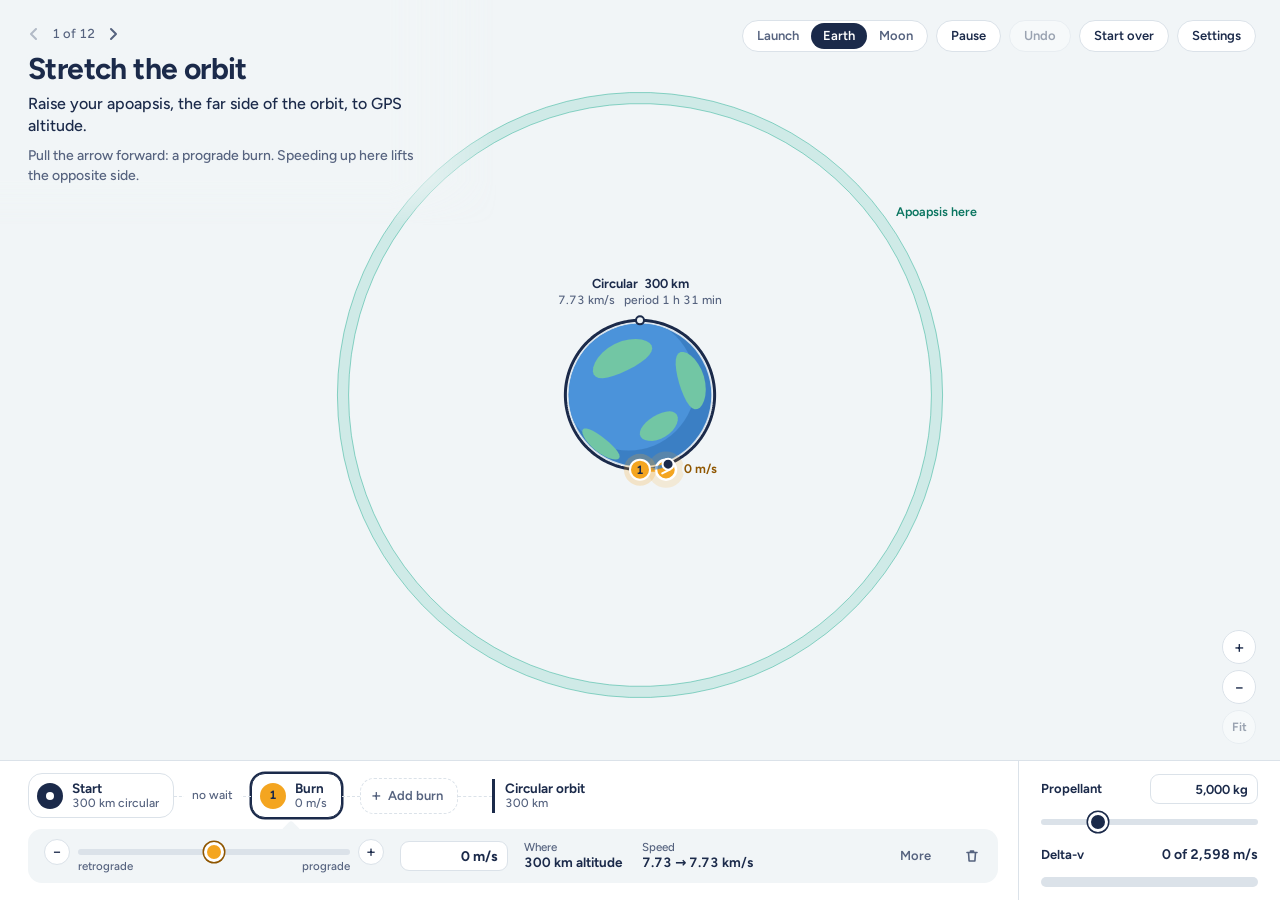
<file: index.html>
<!doctype html>
<html lang="en">
<head>
  <meta charset="utf-8">
  <meta name="viewport" content="width=device-width, initial-scale=1">
  <title>Orbital Breeze</title>
  <link rel="icon" href="icon/orbital-breeze.ico" sizes="any">
  <link rel="icon" href="icon/orbital-breeze.svg" type="image/svg+xml">
  <link rel="stylesheet" href="css/style.css">
</head>
<body>
  <canvas id="sky" aria-label="Earth with your orbits"></canvas>

  <header class="brief" id="brief">
    <div class="brief-nav">
      <button class="icon" id="prev" aria-label="Previous mission">
        <svg viewBox="0 0 16 16" width="16" height="16"><path d="M10 3 5 8l5 5" fill="none" stroke="currentColor" stroke-width="2" stroke-linecap="round" stroke-linejoin="round"/></svg>
      </button>
      <span id="count"></span>
      <button class="icon" id="next" aria-label="Next mission">
        <svg viewBox="0 0 16 16" width="16" height="16"><path d="m6 3 5 5-5 5" fill="none" stroke="currentColor" stroke-width="2" stroke-linecap="round" stroke-linejoin="round"/></svg>
      </button>
    </div>
    <h1 id="title"></h1>
    <p class="goal" id="goal"></p>
    <p class="note" id="note"></p>
    <div class="flights" id="flights" hidden></div>
    <button class="primary" id="onward" hidden>Next mission</button>
  </header>

  <nav class="tools" aria-label="Playback and history">
    <div class="seg world" role="group" aria-label="Which game">
      <a href="launch.html">Launch</a>
      <a href="index.html" aria-current="page">Earth</a>
      <a href="moon.html">Moon</a>
    </div>
    <button id="play">Pause</button>
    <button id="undo">Undo</button>
    <button id="reset">Start over</button>
    <details class="menu" id="menu">
      <summary>Settings</summary>
      <div class="menu-body">
        <div class="menu-row"><span>Units</span>
          <div class="seg" role="group" aria-label="Units">
            <button id="unit-metric" aria-pressed="true">km</button>
            <button id="unit-imperial" aria-pressed="false">mi</button>
          </div>
        </div>
        <label class="menu-row" title="Double-click to reset"><span>Speed</span>
          <input type="range" id="speed" min="-100" max="100" step="1" value="0" aria-label="Playback speed">
        </label>
        <p class="small" id="pace"></p>
      </div>
    </details>
  </nav>

  <div class="zoom" role="group" aria-label="View">
    <button id="tilt" aria-pressed="false" title="Tilt the view. Shift-drag turns it." hidden>3D</button>
    <button id="zoom-in" aria-label="Zoom in" title="Zoom in">+</button>
    <button id="zoom-out" aria-label="Zoom out" title="Zoom out">−</button>
    <button id="zoom-fit" title="Back to the whole journey">Fit</button>
  </div>

  <footer class="dock" id="dock">
    <div class="plan">
      <ol class="strip" id="strip"></ol>
      <div class="detail" id="editor"></div>
    </div>
    <aside class="budget" aria-label="Spacecraft, propellant and delta-v">
      <div class="craft" id="craft-box" hidden>
        <select id="vehicle" aria-label="Spacecraft"></select>
        <p class="small" id="craft-facts"></p>
        <div class="field"><span class="field-name">Payload</span><input class="num" id="n-payload" aria-label="Payload mass"></div>
      </div>
      <div class="field">
        <span class="field-name" id="tank-name">Propellant</span>
        <span class="seg mini" id="tanks" role="group" aria-label="Which stage" hidden></span>
        <input class="num" id="n-load" aria-label="Propellant loaded">
      </div>
      <input type="range" id="fuel" min="0" step="10" aria-label="Propellant loaded">
      <div class="field">
        <span class="field-name">Delta-v</span>
        <output id="dv-out"></output>
      </div>
      <div class="meter" id="meter"></div>
      <p class="small" id="tank-note"></p>
    </aside>
  </footer>

  <script src="js/physics.js"></script>
  <script src="js/journey.js"></script>
  <script src="js/vehicles.js"></script>
  <script src="js/flights.js"></script>
  <script src="js/view.js"></script>
  <script src="js/app.js"></script>
</body>
</html>
</file>
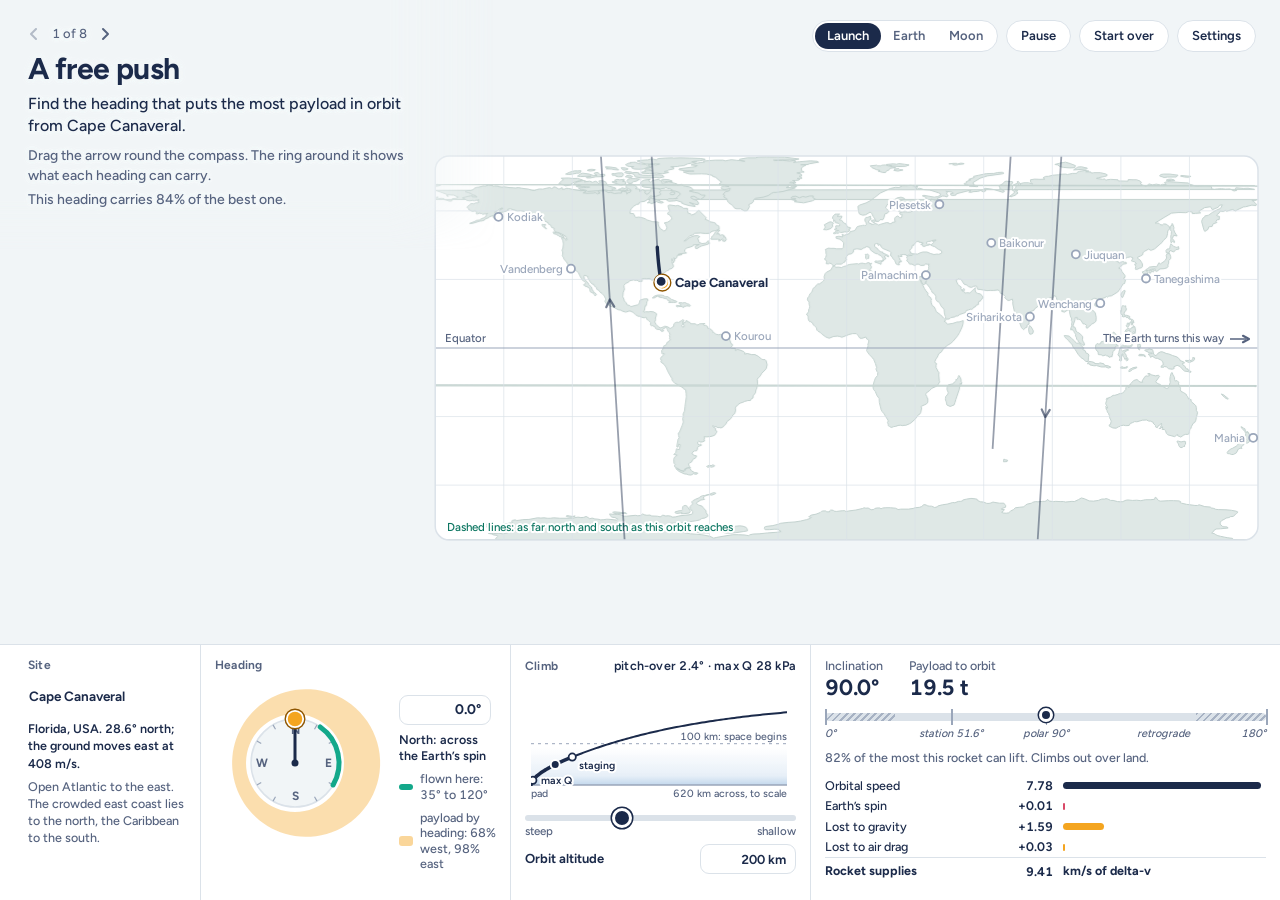
<file: launch.html>
<!doctype html>
<html lang="en">
<head>
  <meta charset="utf-8">
  <meta name="viewport" content="width=device-width, initial-scale=1">
  <title>Orbital Breeze: Launch</title>
  <link rel="icon" href="icon/orbital-breeze.ico" sizes="any">
  <link rel="icon" href="icon/orbital-breeze.svg" type="image/svg+xml">
  <link rel="stylesheet" href="css/style.css">
  <link rel="stylesheet" href="launch/launch.css">
</head>
<body class="launch">
  <canvas id="sky" aria-label="World map with launch sites and the path of your launch"></canvas>

  <header class="brief" id="brief">
    <div class="brief-nav">
      <button class="icon" id="prev" aria-label="Previous mission">
        <svg viewBox="0 0 16 16" width="16" height="16"><path d="M10 3 5 8l5 5" fill="none" stroke="currentColor" stroke-width="2" stroke-linecap="round" stroke-linejoin="round"/></svg>
      </button>
      <span id="count"></span>
      <button class="icon" id="next" aria-label="Next mission">
        <svg viewBox="0 0 16 16" width="16" height="16"><path d="m6 3 5 5-5 5" fill="none" stroke="currentColor" stroke-width="2" stroke-linecap="round" stroke-linejoin="round"/></svg>
      </button>
    </div>
    <h1 id="title"></h1>
    <p class="goal" id="goal"></p>
    <p class="note" id="note"></p>
    <button class="primary" id="onward" hidden>Next mission</button>
  </header>

  <nav class="tools" aria-label="Pages and settings">
    <div class="seg world" role="group" aria-label="Which game">
      <a href="launch.html" aria-current="page">Launch</a>
      <a href="index.html">Earth</a>
      <a href="moon.html">Moon</a>
    </div>
    <button id="play">Pause</button>
    <button id="reset">Start over</button>
    <details class="menu" id="menu">
      <summary>Settings</summary>
      <div class="menu-body">
        <div class="menu-row"><span>Units</span>
          <div class="seg" role="group" aria-label="Units">
            <button id="unit-metric" aria-pressed="true">km</button>
            <button id="unit-imperial" aria-pressed="false">mi</button>
          </div>
        </div>
      </div>
    </details>
  </nav>

  <footer class="dock pad" id="dock">
    <section class="pane" aria-label="Launch site">
      <h2>Site</h2>
      <select id="site" aria-label="Launch site"></select>
      <p class="small" id="site-facts"></p>
      <p class="small" id="site-why"></p>
    </section>

    <section class="pane heading" aria-label="Heading">
      <h2>Heading</h2>
      <div class="heading-row">
        <canvas id="dial" width="180" height="180" tabindex="0" role="slider" aria-label="Launch heading, degrees clockwise from north" aria-valuemin="0" aria-valuemax="360"></canvas>
        <div class="heading-side">
          <input class="num" id="n-az" aria-label="Heading in degrees">
          <p class="small" id="az-words"></p>
          <p class="small key"><i class="k-real"></i><span id="real-words"></span></p>
          <p class="small key"><i class="k-rose"></i><span id="rose-words"></span></p>
        </div>
      </div>
    </section>

    <section class="pane climb" aria-label="Climb">
      <h2>Climb <span class="small" id="kick-words"></span></h2>
      <canvas id="profile" width="300" height="118" aria-label="Side view of the climb: altitude against distance downrange"></canvas>
      <div class="slide">
        <input type="range" id="kick" min="0.5" max="6" step="0.05" aria-label="Pitch-over angle: how far the rocket tips from vertical just after liftoff">
        <div class="ends"><span>steep</span><span>shallow</span></div>
      </div>
      <div class="field"><span class="field-name">Orbit altitude</span><input class="num" id="n-alt" aria-label="Orbit altitude"></div>
    </section>

    <section class="pane result" aria-label="The orbit you reach">
      <div class="result-top">
        <div><span class="small">Inclination</span><b id="inc"></b></div>
        <div><span class="small">Payload to orbit</span><b id="payload"></b></div>
      </div>
      <div class="incbar" id="incbar" aria-hidden="true"></div>
      <p class="small" id="verdict"></p>
      <table class="budget-table" aria-label="Delta-v the rocket must supply">
        <tbody id="budget"></tbody>
      </table>
    </section>
  </footer>

  <script src="launch/js/ascent.js"></script>
  <script src="launch/js/land.js"></script>
  <script src="launch/js/sites.js"></script>
  <script src="launch/js/missions.js"></script>
  <script src="launch/js/view.js"></script>
  <script src="launch/js/app.js"></script>
</body>
</html>
</file>
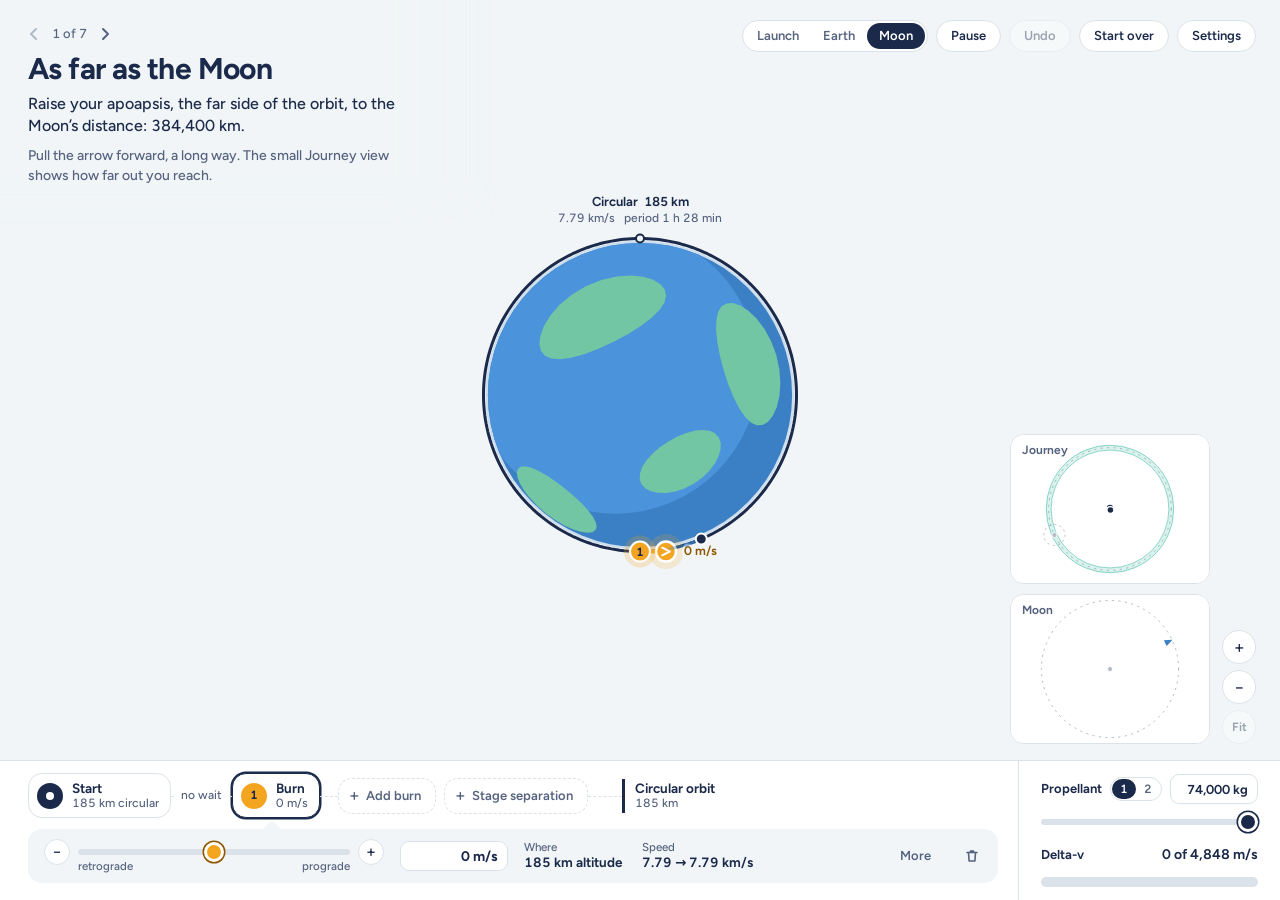
<file: moon.html>
<!doctype html>
<html lang="en">
<head>
  <meta charset="utf-8">
  <meta name="viewport" content="width=device-width, initial-scale=1">
  <title>Orbital Breeze: the Moon</title>
  <link rel="icon" href="icon/orbital-breeze.ico" sizes="any">
  <link rel="icon" href="icon/orbital-breeze.svg" type="image/svg+xml">
  <link rel="stylesheet" href="css/style.css">
  <link rel="stylesheet" href="moon/moon.css">
</head>
<body>
  <canvas id="sky" aria-label="Your journey to the Moon"></canvas>

  <header class="brief" id="brief">
    <div class="brief-nav">
      <button class="icon" id="prev" aria-label="Previous mission">
        <svg viewBox="0 0 16 16" width="16" height="16"><path d="M10 3 5 8l5 5" fill="none" stroke="currentColor" stroke-width="2" stroke-linecap="round" stroke-linejoin="round"/></svg>
      </button>
      <span id="count"></span>
      <button class="icon" id="next" aria-label="Next mission">
        <svg viewBox="0 0 16 16" width="16" height="16"><path d="m6 3 5 5-5 5" fill="none" stroke="currentColor" stroke-width="2" stroke-linecap="round" stroke-linejoin="round"/></svg>
      </button>
    </div>
    <h1 id="title"></h1>
    <p class="goal" id="goal"></p>
    <p class="note" id="note"></p>
    <div class="flights" id="flights" hidden></div>
    <button class="primary" id="onward" hidden>Next mission</button>
  </header>

  <nav class="tools" aria-label="Playback and history">
    <div class="seg world" role="group" aria-label="Which game">
      <a href="launch.html">Launch</a>
      <a href="index.html">Earth</a>
      <a href="moon.html" aria-current="page">Moon</a>
    </div>
    <button id="play">Pause</button>
    <button id="undo">Undo</button>
    <button id="reset">Start over</button>
    <details class="menu" id="menu">
      <summary>Settings</summary>
      <div class="menu-body">
        <div class="menu-row"><span>Units</span>
          <div class="seg" role="group" aria-label="Units">
            <button id="unit-metric" aria-pressed="true">km</button>
            <button id="unit-imperial" aria-pressed="false">mi</button>
          </div>
        </div>
        <label class="menu-row" title="Double-click to reset"><span>Speed</span>
          <input type="range" id="speed" min="-100" max="100" step="1" value="0" aria-label="Playback speed">
        </label>
        <p class="small" id="pace"></p>
      </div>
    </details>
  </nav>

  <!-- The same journey at the other two scales. Click one to bring it forward. -->
  <div class="insets" id="insets" role="group" aria-label="Other views of the journey">
    <button class="inset" data-scene="earth" title="Bring the Earth view forward"><canvas></canvas><span>Earth</span></button>
    <button class="inset" data-scene="journey" title="Bring the Journey view forward"><canvas></canvas><span>Journey</span></button>
    <button class="inset" data-scene="moon" title="Bring the Moon view forward"><canvas></canvas><span>Moon</span></button>
  </div>

  <div class="zoom" role="group" aria-label="View">
    <button id="zoom-in" aria-label="Zoom in" title="Zoom in">+</button>
    <button id="zoom-out" aria-label="Zoom out" title="Zoom out">−</button>
    <button id="zoom-fit" title="Back to the whole picture">Fit</button>
  </div>

  <footer class="dock" id="dock">
    <div class="plan">
      <ol class="strip" id="strip"></ol>
      <div class="detail" id="editor"></div>
    </div>
    <aside class="budget" aria-label="Spacecraft, propellant and delta-v">
      <div class="craft" id="craft-box" hidden>
        <select id="vehicle" aria-label="Spacecraft"></select>
        <p class="small" id="craft-facts"></p>
        <div class="field"><span class="field-name">Payload</span><input class="num" id="n-payload" aria-label="Payload mass"></div>
      </div>
      <div class="field">
        <span class="field-name" id="tank-name">Propellant</span>
        <span class="seg mini" id="tanks" role="group" aria-label="Which stage" hidden></span>
        <input class="num" id="n-load" aria-label="Propellant loaded">
      </div>
      <input type="range" id="fuel" min="0" step="10" aria-label="Propellant loaded">
      <div class="field">
        <span class="field-name">Delta-v</span>
        <output id="dv-out"></output>
      </div>
      <div class="meter" id="meter"></div>
      <p class="small" id="tank-note"></p>
    </aside>
  </footer>

  <script src="moon/js/physics.js"></script>
  <script src="moon/js/journey.js"></script>
  <script src="moon/js/lunar.js"></script>
  <script src="moon/js/missions.js"></script>
  <script src="moon/js/flights.js"></script>
  <script src="moon/js/view.js"></script>
  <script src="moon/js/app.js"></script>
</body>
</html>
</file>
<file: css/style.css>
@font-face {
  font-family: "Figtree";
  src: url("../fonts/figtree-latin-wght-normal.woff2") format("woff2");
  font-weight: 300 900;
  font-display: swap;
}

:root {
  --paper: #f1f5f7;
  --panel: #ffffff;
  --ink: #1b2a4a;
  --ink2: #56637f;
  --ink3: #9aa6ba;
  --line: #dbe2e9;
  --burn: #f4a520;
  --burn-ink: #8f5600;
  --target: #13a88a;
  --target-ink: #0a7560;
  --alert: #d94a68;
  --earth: #3b7fc4;
  --earth-lit: #4b93da;
  --land: #72c6a4;
  --halo: #ffffff;
  --on-burn: #1b2a4a;
  --font: "Figtree", ui-rounded, "Segoe UI", system-ui, sans-serif;
  --dock: 140px;
}

* { box-sizing: border-box; }
[hidden] { display: none !important; }
html, body { height: 100%; margin: 0; overflow: hidden; }
body {
  background: var(--paper);
  color: var(--ink);
  font: 500 14px/1.4 var(--font);
  font-variant-numeric: tabular-nums;
  -webkit-font-smoothing: antialiased;
  user-select: none;
}
button, input, output, select { font: inherit; color: inherit; }
p, h1, ol { margin: 0; padding: 0; }

#sky { position: fixed; inset: 0; width: 100%; height: 100%; display: block; touch-action: none; }

/* Mission brief, top left */
.brief { position: fixed; top: 20px; left: 28px; width: min(400px, 36vw); pointer-events: none; text-shadow: 0 0 5px var(--paper), 0 0 5px var(--paper), 0 0 9px var(--paper); }
.brief > * { pointer-events: auto; }
/* A soft wash of paper behind the text, fading out at its right and bottom edges. */
.brief::before {
  content: ""; position: absolute; inset: -20px -70px -40px -28px; z-index: -1; pointer-events: none;
  background: color-mix(in srgb, var(--paper) 90%, transparent);
  -webkit-mask-image: linear-gradient(to right, #000 78%, transparent), linear-gradient(to bottom, #000 80%, transparent);
  mask-image: linear-gradient(to right, #000 78%, transparent), linear-gradient(to bottom, #000 80%, transparent);
  -webkit-mask-composite: source-in; mask-composite: intersect;
}
.brief button { text-shadow: none; }
.brief-nav { display: flex; align-items: center; gap: 4px; margin-left: -8px; color: var(--ink2); font-size: 13px; }
.brief h1 { font-size: 30px; line-height: 1.1; font-weight: 700; letter-spacing: -0.02em; margin: 4px 0 8px; }
.goal { font-size: 16px; line-height: 1.4; }
.note { margin-top: 8px; color: var(--ink2); line-height: 1.45; min-height: 2.9em; }
.note.good { color: var(--target-ink); }
.note.bad { color: var(--alert); }
.note strong { font-weight: 700; }
.note span { display: block; color: var(--ink2); margin-top: 4px; }
.flights { display: flex; align-items: center; gap: 8px; margin-top: 12px; font-size: 13px; font-weight: 600; color: var(--ink2); }
.flights select { flex: 1; min-width: 0; text-shadow: none; }

/* Buttons */
button {
  border: 1.5px solid var(--line); background: var(--panel); border-radius: 999px;
  padding: 6px 14px; cursor: pointer; font-weight: 600; font-size: 13px;
}
button:hover { border-color: var(--ink3); }
button:active { transform: translateY(1px); }
button:disabled { opacity: 0.4; cursor: default; }
button:focus-visible, input:focus-visible, select:focus-visible, summary:focus-visible { outline: 2.5px solid var(--earth); outline-offset: 2px; }
button.icon { border: 0; background: none; padding: 6px; display: grid; place-items: center; color: var(--ink2); }
button.icon:hover { color: var(--ink); background: var(--line); }
button.primary { background: var(--target); border-color: var(--target); color: #fff; margin-top: 12px; padding: 8px 18px; font-size: 14px; }
button.primary:hover { background: var(--target-ink); border-color: var(--target-ink); }
button.quiet { border-color: transparent; background: none; color: var(--ink2); padding: 6px 10px; }
button.quiet:hover { color: var(--ink); border-color: var(--line); }
button.link { border: 0; background: none; padding: 0; color: var(--earth); font-size: 12px; font-weight: 600; text-decoration: underline; border-radius: 3px; }
select { border: 1.5px solid var(--line); background: var(--panel); border-radius: 9px; height: 30px; padding: 0 8px; font-weight: 600; font-size: 13px; }

.tools { position: fixed; top: 20px; right: 24px; display: flex; gap: 8px; align-items: flex-start; }
.seg { display: inline-flex; border: 1.5px solid var(--line); border-radius: 999px; background: var(--panel); padding: 2px; }
.seg button { border: 0; padding: 4px 12px; background: none; color: var(--ink2); }
.seg button[aria-pressed="true"] { background: var(--ink); color: var(--panel); }
.seg.mini { padding: 1px; }
.seg.mini button { padding: 2px 8px; font-size: 12px; }

/* Settings: things you set once and forget */
.menu { position: relative; }
.menu summary { list-style: none; border: 1.5px solid var(--line); background: var(--panel); border-radius: 999px; padding: 6px 14px; cursor: pointer; font-weight: 600; font-size: 13px; }
.menu summary::-webkit-details-marker { display: none; }
.menu[open] summary { border-color: var(--ink); }
.menu-body { position: absolute; right: 0; top: calc(100% + 8px); width: 230px; background: var(--panel); border: 1.5px solid var(--line); border-radius: 14px; padding: 14px 16px; display: flex; flex-direction: column; gap: 12px; }
.menu-row { display: flex; align-items: center; justify-content: space-between; gap: 14px; font-size: 13px; font-weight: 600; }
.menu-row input { width: 120px; }

/* Zoom and tilt: small and out of the way, just above the dock */
.zoom { position: fixed; right: 24px; bottom: calc(var(--dock) + 16px); display: flex; flex-direction: column; gap: 6px; align-items: center; }
.zoom button { width: 34px; height: 34px; padding: 0; display: grid; place-items: center; font-size: 17px; font-weight: 500; line-height: 1; }
.zoom #zoom-fit, .zoom #tilt { font-size: 12px; font-weight: 650; }
.zoom #tilt { margin-bottom: 6px; }
.zoom #tilt[aria-pressed="true"] { background: var(--ink); border-color: var(--ink); color: var(--panel); }

/* The dock. Top row: the journey as a chain of steps. Below it: the selected step,
   with a pointer tying the two together. Extra controls stay folded away until
   the player or the mission calls for them. */
.dock {
  position: fixed; left: 0; right: 0; bottom: 0;
  background: var(--panel); border-top: 1.5px solid var(--line);
  display: grid; grid-template-columns: minmax(0, 1fr) 262px;
}
.plan { padding: 12px 20px 12px 28px; min-width: 0; display: flex; flex-direction: column; gap: 11px; }
.budget { border-left: 1.5px solid var(--line); padding: 13px 22px; display: flex; flex-direction: column; gap: 7px; }

.strip { list-style: none; display: flex; align-items: center; overflow-x: auto; scrollbar-width: none; flex: none; padding: 2px; margin: -2px; }
.strip::-webkit-scrollbar { display: none; }
.strip li { display: flex; align-items: center; flex: none; }
.coast { color: var(--ink2); font-size: 12px; position: relative; min-width: 34px; text-align: center; white-space: nowrap; }
.coast.short { min-width: 18px; }
.coast::before { content: ""; position: absolute; left: 0; right: 0; top: 50%; border-top: 1.5px dashed var(--line); }
.coast span { position: relative; background: var(--panel); padding: 0 8px; margin: 0 10px; }
.step {
  display: flex; align-items: center; gap: 9px; text-align: left;
  border-radius: 14px; padding: 6px 14px 6px 8px; min-height: 44px;
}
.step[aria-pressed="true"] { border-color: var(--ink); box-shadow: 0 0 0 1.5px var(--ink); }
.step .dot { width: 26px; height: 26px; border-radius: 50%; display: grid; place-items: center; font-size: 12px; font-weight: 700; background: var(--burn); color: var(--on-burn); flex: none; }
.step .dot.start { background: var(--ink); }
.step .dot.start::after { content: ""; width: 8px; height: 8px; border-radius: 50%; background: var(--panel); }
.step b { display: block; font-weight: 650; font-size: 13.5px; line-height: 1.2; }
.step small { display: block; color: var(--ink2); font-size: 12px; font-weight: 500; line-height: 1.25; }
.step.lost { opacity: 0.45; }
.step.short small { color: var(--alert); }
.step.drop { padding: 6px 14px; border-radius: 8px; }
.step.add { border-style: dashed; color: var(--ink2); padding: 6px 14px 6px 10px; gap: 6px; min-height: 36px; }
.step.add:hover { color: var(--ink); }
.step.add .plus { font-size: 17px; line-height: 1; font-weight: 500; }
.step.result { padding: 0 4px 0 10px; border-left: 3px solid var(--ink); border-radius: 0; min-height: 34px; }
.step.result.bad { border-left-color: var(--alert); }
.step.result.bad small { color: var(--alert); }

.detail { position: relative; background: var(--paper); border-radius: 14px; padding: 9px 12px 9px 16px; display: flex; flex-direction: column; gap: 9px; }
.detail::before {
  content: ""; position: absolute; top: -6px; left: var(--caret, 60px); width: 14px; height: 14px;
  background: var(--paper); border-radius: 3px; transform: translateX(-50%) rotate(45deg); transition: left 0.18s ease;
}
.rowA { display: flex; align-items: center; gap: 16px; min-height: 36px; }
.rowB { display: flex; align-items: flex-start; gap: 30px; border-top: 1.5px solid var(--line); padding-top: 9px; flex-wrap: wrap; row-gap: 10px; }
.spacer { flex: 1; }
.lead-box { display: flex; flex-direction: column; }
.lead { font-weight: 650; font-size: 14px; }
.lead-text { font-size: 13.5px; }
.group { display: flex; flex-direction: column; gap: 6px; min-width: 0; }
.group-name { font-size: 12px; font-weight: 600; color: var(--ink2); height: 16px; }
.group-foot { font-size: 12px; color: var(--ink2); line-height: 1.3; }
.group-foot.bad { color: var(--alert); }
.thrust { flex: 0 1 340px; min-width: 190px; display: grid; grid-template-columns: 26px minmax(70px, 1fr) 26px; align-items: center; gap: 0 8px; }
.thrust .ends { grid-column: 2; display: flex; justify-content: space-between; color: var(--ink2); font-size: 11.5px; margin-top: -5px; line-height: 1.1; }
button.nudge { width: 26px; height: 26px; padding: 0; display: grid; place-items: center; font-size: 16px; line-height: 1; font-weight: 500; }
button.nudge.sm { width: 22px; height: 22px; font-size: 14px; }
.stats { display: flex; gap: 20px; align-items: center; }
.stats div { display: flex; flex-direction: column; white-space: nowrap; }
.stats span { font-size: 11.5px; color: var(--ink2); line-height: 1.2; }
.stats b { font-weight: 650; font-size: 13.5px; line-height: 1.3; }
.detail .seg button { padding: 4px 10px; font-size: 12.5px; }
.detail .seg button:disabled { opacity: 0.35; }
.laps { display: flex; align-items: center; gap: 5px; font-size: 12px; color: var(--ink2); white-space: nowrap; }
.laps .seg { margin-left: 3px; }
#remove:hover { color: var(--alert); }

/* Numbers you can type into */
.num {
  width: 100%; height: 30px; padding: 0 9px; text-align: right; font-weight: 650; font-size: 13px;
  border: 1.5px solid var(--line); border-radius: 9px; background: var(--panel); color: var(--ink);
  user-select: text; cursor: text; min-width: 0;
}
.num:hover { border-color: var(--ink3); }
.num:focus { outline: none; border-color: var(--earth); box-shadow: 0 0 0 3px color-mix(in srgb, var(--earth) 25%, transparent); }
.num:disabled { opacity: 0.45; }
.num.tiny { width: 60px; height: 24px; padding: 0; text-align: center; border-radius: 7px; }
.num.main { width: 108px; flex: none; font-weight: 700; font-size: 14px; }
.budget .num { width: 108px; margin-left: auto; }

/* Linked numbers: three sizes with one held, or three direction parts */
.holds { display: flex; gap: 8px; }
.hold { display: flex; flex-direction: column; gap: 6px; width: 92px; }
.hold > span, .hold button { height: 16px; font-size: 12px; font-weight: 600; color: var(--ink2); white-space: nowrap; }
.hold button { border: 0; background: none; padding: 0; border-radius: 4px; text-align: left; display: flex; align-items: center; gap: 5px; }
.hold button::before { content: ""; width: 9px; height: 9px; border-radius: 50%; border: 1.5px solid var(--ink3); flex: none; }
.hold[data-on] button { color: var(--ink); }
.hold[data-on] button::before { background: var(--ink); border-color: var(--ink); box-shadow: inset 0 0 0 1.5px var(--panel); }
.hold[data-on] .num { border-color: var(--ink); font-weight: 700; }

/* Fuel and delta-v */
.field { display: flex; align-items: center; gap: 8px; min-height: 30px; }
.field-name { font-weight: 650; font-size: 13px; white-space: nowrap; }
.field output { font-weight: 650; margin-left: auto; white-space: nowrap; }
.small { color: var(--ink2); font-size: 12.5px; }
.small.bad { color: var(--alert); }
.meter { height: 10px; border-radius: 5px; background: var(--line); display: flex; overflow: hidden; gap: 2px; }
.meter i { display: block; height: 100%; background: var(--burn); min-width: 0; }
.meter i.over { background: var(--alert); }

input[type="range"] { -webkit-appearance: none; appearance: none; width: 100%; height: 22px; background: none; margin: 0; cursor: pointer; }
input[type="range"]::-webkit-slider-runnable-track { height: 6px; border-radius: 3px; background: var(--line); }
input[type="range"]::-moz-range-track { height: 6px; border-radius: 3px; background: var(--line); }
input[type="range"]::-webkit-slider-thumb { -webkit-appearance: none; width: 20px; height: 20px; margin-top: -7px; border-radius: 50%; background: var(--ink); border: 3px solid var(--panel); box-shadow: 0 0 0 1.5px var(--ink); }
input[type="range"]::-moz-range-thumb { width: 15px; height: 15px; border-radius: 50%; background: var(--ink); border: 3px solid var(--panel); box-shadow: 0 0 0 1.5px var(--ink); }
input[type="range"].warm::-webkit-slider-thumb { background: var(--burn); box-shadow: 0 0 0 1.5px var(--burn-ink); }
input[type="range"].warm::-moz-range-thumb { background: var(--burn); box-shadow: 0 0 0 1.5px var(--burn-ink); }
input[type="range"]:disabled { opacity: 0.4; }

@media (max-width: 1100px) {
  .dock { grid-template-columns: minmax(0, 1fr) 236px; }
  .brief h1 { font-size: 26px; }
}

/* Choosing a real spacecraft, in Free flight */
.craft { display: flex; flex-direction: column; gap: 6px; padding-bottom: 8px; margin-bottom: 2px; border-bottom: 1.5px solid var(--line); }
.craft select { width: 100%; }
.craft .small { font-size: 12px; line-height: 1.35; }

/* Switch between the Earth game and the Moon game */
.seg.world a { padding: 4px 12px; border-radius: 999px; font-weight: 600; font-size: 13px; color: var(--ink2); text-decoration: none; }
.seg.world a[aria-current="page"] { background: var(--ink); color: var(--panel); }
.seg.world a:focus-visible { outline: 2.5px solid var(--earth); outline-offset: 2px; }
</file>
<file: launch/launch.css>
/* Orbital Breeze, Launch page. Builds on css/style.css: same paper, ink and type. */
:root { --sea: #f1f5f7; --ground: #dfe8e6; --coast: #c3d2cf; --track: #1b2a4a; --rose: #f4a52055; }

/* A fixed height, so nothing shifts under the pointer when a line of text grows or shrinks. */
.dock.pad { grid-template-columns: 230px 330px 340px minmax(300px, 1fr); height: 256px; }
.pane { padding: 12px 20px 14px; display: flex; flex-direction: column; gap: 7px; min-width: 0; }
.pane + .pane { border-left: 1.5px solid var(--line); }
.pane:first-child { padding-left: 28px; }
.pane h2 { margin: 0; font-size: 12px; font-weight: 650; color: var(--ink2); letter-spacing: 0.02em; display: flex; justify-content: space-between; align-items: baseline; }
.pane h2 .small { font-weight: 600; color: var(--ink); font-size: 12.5px; }
.pane select { height: 32px; border: 1.5px solid var(--line); border-radius: 9px; background: var(--panel); padding: 0 8px; font-weight: 650; font-size: 13.5px; width: 100%; }
.pane select:disabled { opacity: 1; color: var(--ink); border-color: transparent; padding-left: 0; appearance: none; -webkit-appearance: none; background: none; }
#site-facts { color: var(--ink); font-weight: 600; }
#site-why { line-height: 1.35; }

.heading-row { display: flex; gap: 14px; align-items: flex-start; }
#dial { width: 180px; height: 180px; flex: none; cursor: grab; border-radius: 50%; touch-action: none; margin: -8px 0 -10px -10px; }
#dial:active { cursor: grabbing; }
#dial:focus-visible { outline: 2.5px solid var(--earth); outline-offset: -4px; }
.heading-side { display: flex; flex-direction: column; gap: 7px; min-width: 0; padding-top: 14px; }
.heading-side .num { width: 92px; font-size: 14px; font-weight: 700; }
#az-words { color: var(--ink); font-weight: 600; min-height: 2.6em; line-height: 1.3; }
.key { display: flex; gap: 7px; align-items: center; line-height: 1.25; }
.key i { flex: none; width: 14px; height: 6px; border-radius: 3px; }
.k-real { background: var(--target); }
.k-rose { background: var(--burn); opacity: 0.45; height: 10px !important; }

#profile { width: 300px; height: 118px; display: block; }
.slide { display: flex; flex-direction: column; }
.slide .ends { display: flex; justify-content: space-between; color: var(--ink2); font-size: 11.5px; margin-top: -4px; line-height: 1.1; }
.climb .field .num { width: 96px; margin-left: auto; }

.result-top { display: flex; gap: 26px; }
.result-top div { display: flex; flex-direction: column; }
.result-top b { font-size: 22px; font-weight: 700; letter-spacing: -0.01em; line-height: 1.15; white-space: nowrap; }
.result-top b.bad { color: var(--alert); font-size: 17px; line-height: 1.5; }
#verdict { min-height: 1.4em; line-height: 1.35; }
#verdict.bad { color: var(--alert); }

/* Inclination from 0 to 180 degrees, with the part this latitude cannot reach hatched out */
.incbar { position: relative; height: 34px; margin: 2px 0 0; }
.incbar .rail { position: absolute; left: 0; right: 0; top: 4px; height: 8px; border-radius: 4px; background: var(--line); overflow: hidden; }
.incbar .no { position: absolute; top: 0; bottom: 0; background: repeating-linear-gradient(135deg, var(--ink3) 0 2px, transparent 2px 5px); opacity: 0.8; }
.incbar .mark { position: absolute; top: 0; width: 1.5px; height: 16px; background: var(--ink3); }
.incbar .mark span { position: absolute; top: 17px; left: 0; transform: translateX(-50%); font-size: 11px; color: var(--ink2); white-space: nowrap; }
.incbar .mark.edge-l span { transform: none; }
.incbar .mark.edge-r span { transform: translateX(-100%); }
.incbar .you { position: absolute; top: -1px; width: 14px; height: 14px; margin-left: -7px; border-radius: 50%; background: var(--ink); border: 3px solid var(--panel); box-shadow: 0 0 0 1.5px var(--ink); transition: left 0.12s ease; }

.budget-table { border-collapse: collapse; width: 100%; font-size: 12.5px; margin-top: 1px; }
.budget-table td { padding: 1.5px 0; white-space: nowrap; }
.budget-table td:nth-child(2) { text-align: right; font-weight: 650; padding: 0 10px 0 12px; width: 1%; }
.budget-table td:nth-child(3) { width: 46%; }
.budget-table tr.sum td { border-top: 1.5px solid var(--line); font-weight: 700; padding-top: 4px; }
.bar { display: block; height: 7px; border-radius: 3.5px; background: var(--ink3); min-width: 1.5px; }
.bar.speed { background: var(--ink); }
.bar.help { background: var(--target); }
.bar.cost { background: var(--burn); }
.bar.hurt { background: var(--alert); }

@media (max-width: 1280px) {
  .dock.pad { grid-template-columns: 200px 310px 300px minmax(280px, 1fr); }
  .pane { padding-left: 14px; padding-right: 14px; }
  #profile { width: 268px; }
}
</file>
<file: moon/moon.css>
/* Extras for the Moon page. Everything else comes from ../css/style.css. */
:root {
  --moon: #b4bdc9;
  --moon-lit: #c6ced8;
  --crater: #a2adbb;
}

/* The other two views of the journey, as small pictures beside the zoom buttons.
   Clicking one brings it forward. */
.insets {
  --inset-w: 200px; --inset-h: 150px;
  position: fixed; right: 70px; bottom: calc(var(--dock) + 16px);
  display: flex; flex-direction: column; gap: 10px;
}
.inset {
  position: relative; display: block; width: var(--inset-w); height: var(--inset-h);
  padding: 0; border-radius: 14px; overflow: hidden; background: var(--panel);
}
.inset canvas { display: block; width: 100%; height: 100%; }
.inset span { position: absolute; left: 11px; top: 7px; font-size: 12px; font-weight: 650; color: var(--ink2); pointer-events: none; }
.inset:hover span { color: var(--ink); }
.inset:active { transform: none; }

.note span.bad { color: var(--alert); }

/* A Moon journey has more steps than most, so the chain is set a little tighter on narrower screens. */
@media (max-width: 1320px) {
  .coast span { margin: 0 4px; padding: 0 6px; }
  .step { padding-right: 11px; }
}
@media (max-width: 900px) { .insets { display: none; } }

/* The Settings panel opens over the small pictures. */
.tools { z-index: 3; }
</file>
